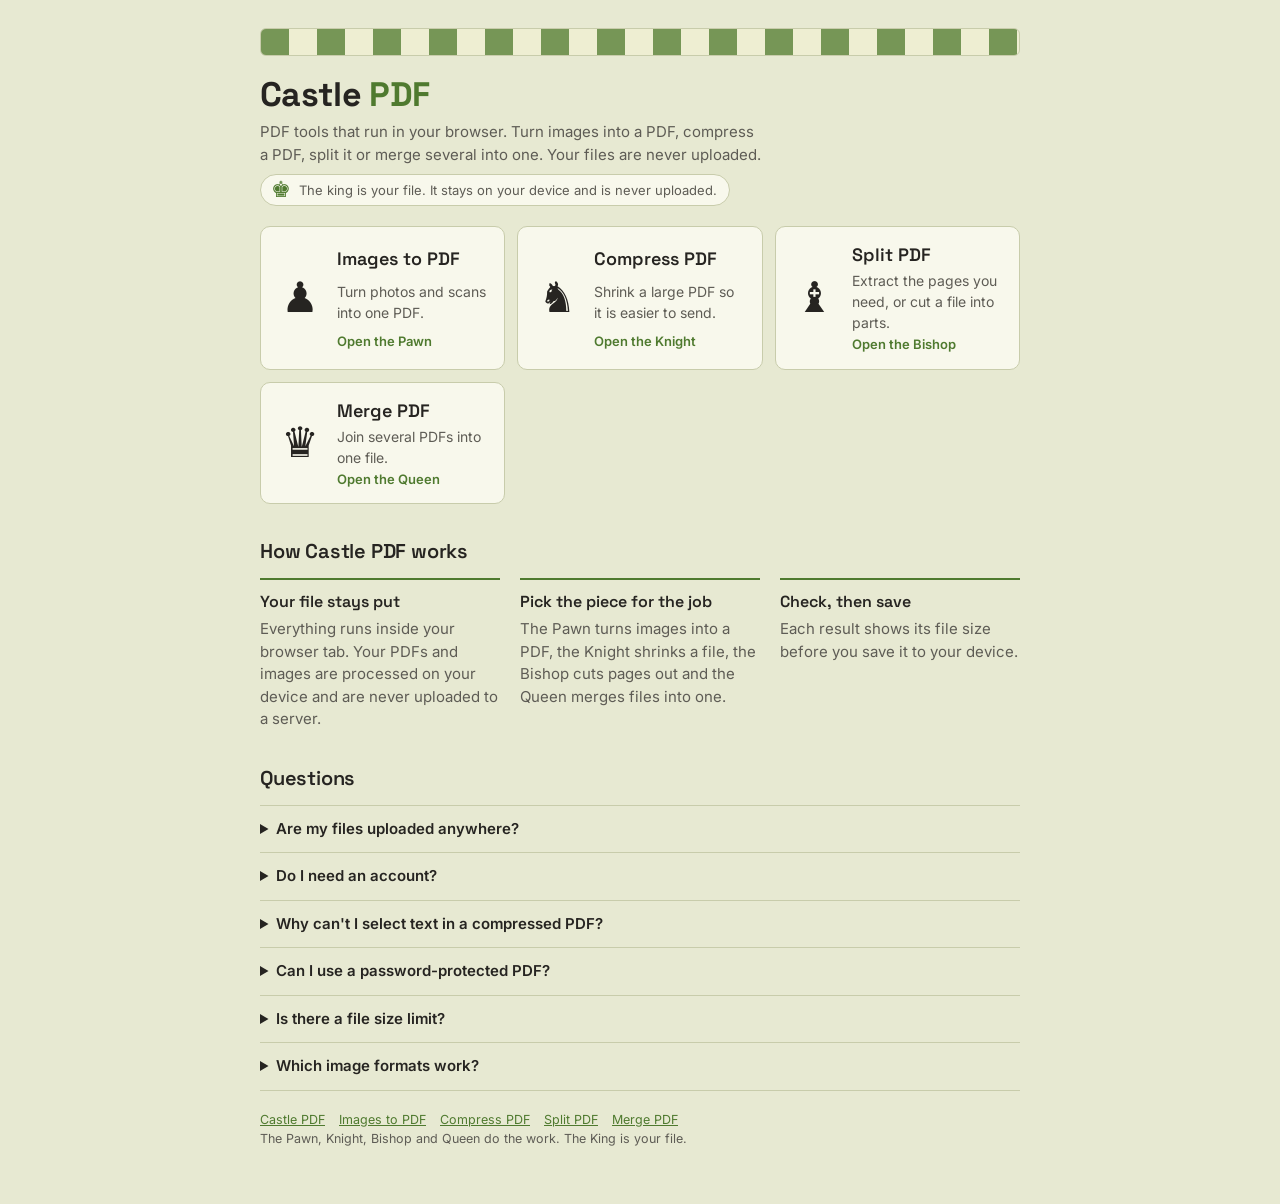
<file: index.html>
<!doctype html>
<html lang="en">
<head>
<meta charset="utf-8">
<meta name="viewport" content="width=device-width,initial-scale=1,viewport-fit=cover">
<title>Castle PDF: PDF Tools That Run in Your Browser</title>
<meta name="description" content="Compress, merge and split PDFs and turn images into PDF. Everything runs in your browser, so your files are never uploaded.">
<meta property="og:type" content="website">
<meta property="og:title" content="Castle PDF: PDF Tools That Run in Your Browser">
<meta property="og:description" content="Compress, merge and split PDFs and turn images into PDF. Everything runs in your browser, so your files are never uploaded.">
<meta name="twitter:card" content="summary">
<link rel="icon" href="favicon.svg" type="image/svg+xml">
<link rel="preconnect" href="https://fonts.googleapis.com">
<link rel="preconnect" href="https://fonts.gstatic.com" crossorigin>
<link rel="stylesheet" href="https://fonts.googleapis.com/css2?family=Inter:wght@400;500;600&family=JetBrains+Mono:wght@400;500&family=Space+Grotesk:wght@500;600;700&display=swap">
<link rel="stylesheet" href="style.css">
</head>
<body>
<div class="wrap">
<div class="rank" aria-hidden="true"></div>
<header class="mast">
<h1 class="brand">Castle <span>PDF</span></h1>
<p class="lede">PDF tools that run in your browser. Turn images into a PDF, compress a PDF, split it or merge several into one. Your files are never uploaded.</p>
<span class="private"><b class="king" aria-hidden="true">&#9818;&#xFE0E;</b>The king is your file. It stays on your device and is never uploaded.</span>
</header>
<nav class="cards" aria-label="PDF tools">
<a class="card" href="images-to-pdf.html"><span class="t-piece" aria-hidden="true">&#9823;&#xFE0E;</span><h2>Images to PDF</h2><p>Turn photos and scans into one PDF.</p><span class="go">Open the Pawn</span></a>
<a class="card" href="compress-pdf.html"><span class="t-piece" aria-hidden="true">&#9822;&#xFE0E;</span><h2>Compress PDF</h2><p>Shrink a large PDF so it is easier to send.</p><span class="go">Open the Knight</span></a>
<a class="card" href="split-pdf.html"><span class="t-piece" aria-hidden="true">&#9821;&#xFE0E;</span><h2>Split PDF</h2><p>Extract the pages you need, or cut a file into parts.</p><span class="go">Open the Bishop</span></a>
<a class="card" href="merge-pdf.html"><span class="t-piece" aria-hidden="true">&#9819;&#xFE0E;</span><h2>Merge PDF</h2><p>Join several PDFs into one file.</p><span class="go">Open the Queen</span></a>
</nav>
<section class="info">
<div>
<h2>How Castle PDF works</h2>
<div class="how">
<div><h3>Your file stays put</h3><p>Everything runs inside your browser tab. Your PDFs and images are processed on your device and are never uploaded to a server.</p></div>
<div><h3>Pick the piece for the job</h3><p>The Pawn turns images into a PDF, the Knight shrinks a file, the Bishop cuts pages out and the Queen merges files into one.</p></div>
<div><h3>Check, then save</h3><p>Each result shows its file size before you save it to your device.</p></div>
</div>
</div>
<div class="faq">
<h2>Questions</h2>
<details><summary>Are my files uploaded anywhere?</summary><p>No. Everything happens in your browser, so your files never leave your device. The page does load its PDF libraries and fonts from public content networks when it opens, but your documents are not part of that.</p></details>
<details><summary>Do I need an account?</summary><p>No. Open a tool, add your file and save the result.</p></details>
<details><summary>Why can't I select text in a compressed PDF?</summary><p>Compress redraws every page as an image to reduce its size, so the text becomes part of the picture. Merge and Split do not do this, and they keep text selectable.</p></details>
<details><summary>Can I use a password-protected PDF?</summary><p>Not yet. Remove the password in the app that created the file, then try again.</p></details>
<details><summary>Is there a file size limit?</summary><p>Castle PDF sets none. The limit is your device memory, so very large files take longer and may fail on a phone.</p></details>
<details><summary>Which image formats work?</summary><p>JPG, PNG, WebP and GIF. Phone photos are rotated the right way up, and transparent areas become white.</p></details>
</div>
</section>
<footer>
<p class="foot"><a href="index.html">Castle PDF</a> <a href="images-to-pdf.html">Images to PDF</a> <a href="compress-pdf.html">Compress PDF</a> <a href="split-pdf.html">Split PDF</a> <a href="merge-pdf.html">Merge PDF</a></p>
<p class="foot">The Pawn, Knight, Bishop and Queen do the work. The King is your file.</p>
</footer>
</div>
</body>
</html>
</file>
<file: style.css>
:root{color-scheme:light;padding-top:env(safe-area-inset-top,0px);padding-bottom:env(safe-area-inset-bottom,0px)}
body{margin:0}
img{max-width:100%}
[hidden]{display:none!important}

/* Layout: one centered column (760px). A chessboard rank band, masthead, four piece-tiles as tabs (Pawn, Knight, Bishop, Queen),
   then the active tool as one working card. The King is the privacy promise in the masthead. Palette is the online-board green and ivory. */
:root {
  --bg: #E7E9D2;
  --surface: #F8F8EC;
  --surface-2: #EFF0DC;
  --ink: #262421;
  --muted: #5E5C55;
  --line: #C8CCAB;
  --accent: #4F7A2F;
  --accent-ink: #FFFFFF;
  --accent-soft: #DCE8C6;
  --pdf: #B3261E;
  --good: #1B7F4B;
  --warn: #8A5A00;
  --sq-light: #EEEED2;
  --sq-dark: #769656;
  --tile: rgba(118, 150, 86, 0.12);
  --glyphs: 'Noto Sans Symbols 2', 'Segoe UI Symbol', 'Apple Symbols', 'DejaVu Sans', sans-serif;
  --font-display: 'Space Grotesk', system-ui, sans-serif;
  --font-body: 'Inter', system-ui, -apple-system, 'Segoe UI', sans-serif;
  --font-mono: 'JetBrains Mono', ui-monospace, 'SF Mono', Menlo, monospace;
}
@media (prefers-color-scheme: dark) {
  :root:not([data-theme="light"]) {
    --bg: #1F1E1C; --surface: #2B2926; --surface-2: #33312D; --ink: #EDEBE6; --muted: #A8A59C;
    --line: #45423C; --accent: #A3C95B; --accent-ink: #1C2608; --accent-soft: #3A4526;
    --pdf: #FF8A80; --good: #6FD9A0; --warn: #F2C26B;
    --sq-light: #3A3934; --sq-dark: #4C6B35; --tile: rgba(163, 201, 91, 0.07); color-scheme: dark;
  }
}
:root[data-theme="dark"] {
  --bg: #1F1E1C; --surface: #2B2926; --surface-2: #33312D; --ink: #EDEBE6; --muted: #A8A59C;
  --line: #45423C; --accent: #A3C95B; --accent-ink: #1C2608; --accent-soft: #3A4526;
  --pdf: #FF8A80; --good: #6FD9A0; --warn: #F2C26B;
  --sq-light: #3A3934; --sq-dark: #4C6B35; --tile: rgba(163, 201, 91, 0.07); color-scheme: dark;
}

* { box-sizing: border-box; }
body {
  background: var(--bg);
  color: var(--ink);
  font-family: var(--font-body);
  font-size: 15px;
  line-height: 1.5;
  padding-inline: max(16px, env(safe-area-inset-left, 0px)) max(16px, env(safe-area-inset-right, 0px));
  padding-block: 28px 56px;
}
.wrap { max-width: 760px; margin: 0 auto; display: flex; flex-direction: column; gap: 20px; }
.mono { font-family: var(--font-mono); font-variant-numeric: tabular-nums; }
.sr { position: absolute; width: 1px; height: 1px; overflow: hidden; clip: rect(0 0 0 0); white-space: nowrap; }

/* Masthead */
.mast { display: flex; flex-direction: column; gap: 8px; }
.brand { font-family: var(--font-display); font-weight: 700; font-size: 34px; letter-spacing: -0.02em; line-height: 1.1; margin: 0; }
.brand span { color: var(--accent); }
.lede { margin: 0; color: var(--muted); max-width: 56ch; }
.private { display: inline-flex; align-items: center; gap: 8px; align-self: flex-start; font-size: 13px; color: var(--muted);
  border: 1px solid var(--line); background: var(--surface); border-radius: 999px; padding: 4px 12px 4px 10px; }
.private .king { font-family: var(--glyphs); font-size: 22px; line-height: 1; color: var(--accent); }
.rank { height: 28px; border-radius: 6px; border: 1px solid var(--line);
  background-image: linear-gradient(90deg, var(--sq-dark) 50%, var(--sq-light) 50%); background-size: 56px 100%; }
.eyebrow { display: flex; align-items: center; gap: 8px; font-size: 12px; font-weight: 600; letter-spacing: .06em; text-transform: uppercase; color: var(--accent); margin-bottom: 2px; }
.eyebrow .glyph { font-family: var(--glyphs); font-size: 24px; line-height: 1; letter-spacing: 0; }

/* Tabs */
.tabs { display: grid; grid-template-columns: repeat(4, 1fr); gap: 8px; }
.tabs a {
  font: inherit; text-align: left; cursor: pointer; color: var(--ink);
  background: var(--surface); border: 1px solid var(--line); border-radius: 8px;
  padding: 8px 10px; display: grid; grid-template-columns: auto minmax(0, 1fr); column-gap: 8px; align-items: center; min-width: 0;
}
.tabs a:hover { border-color: var(--accent); }
.tabs a[aria-current="page"] { background: var(--accent); border-color: var(--accent); color: var(--accent-ink); }
.t-piece { grid-row: 1 / 3; font-family: var(--glyphs); font-size: 30px; line-height: 1; width: 32px; text-align: center; }
.t-name { font-family: var(--font-display); font-weight: 600; font-size: 15px; line-height: 1.2; }
.t-sub { font-size: 11.5px; letter-spacing: .06em; text-transform: uppercase; color: var(--muted); }
.tabs a[aria-current="page"] .t-sub { color: var(--accent-ink); opacity: .85; }
@media (max-width: 560px) { .tabs { grid-template-columns: repeat(2, 1fr); } }

/* Tool card */
.panel { background: var(--surface); border: 1px solid var(--line); border-radius: 12px; padding: 20px; display: flex; flex-direction: column; gap: 18px; min-width: 0; }
.panel h1, .panel h2 { font-family: var(--font-display); font-size: 22px; font-weight: 600; letter-spacing: -0.01em; margin: 0; text-wrap: balance; }
.panel .what { margin: 4px 0 0; color: var(--muted); }
.head { min-width: 0; }

.drop { border: 1.5px dashed var(--line); background-color: var(--surface-2); background-image: repeating-conic-gradient(var(--tile) 0 25%, transparent 0 50%); background-size: 28px 28px; border-radius: 10px; padding: 18px; display: flex; flex-wrap: wrap; align-items: center; justify-content: space-between; gap: 10px 16px; transition: border-color .15s, background .15s; }
.drop:hover, .drop.over, .drop:focus-within { border-color: var(--accent); background-color: var(--accent-soft); }
.drop-label { cursor: pointer; display: flex; flex-direction: column; gap: 2px; min-width: 0; }
.drop-label strong { font-weight: 600; }
.drop-label strong u { text-decoration-thickness: 2px; text-underline-offset: 3px; color: var(--accent); }
.hint { font-size: 13px; color: var(--muted); }

.files { list-style: none; margin: 0; padding: 0; display: flex; flex-direction: column; gap: 8px; }
.file { display: grid; grid-template-columns: 44px minmax(0, 1fr) auto; align-items: center; gap: 12px; border: 1px solid var(--line); border-radius: 8px; padding: 8px 10px; background: var(--surface); }
.thumb { width: 44px; height: 44px; border-radius: 6px; object-fit: cover; background: var(--surface-2); border: 1px solid var(--line); display: grid; place-items: center; }
.thumb.pdf { font-family: var(--font-mono); font-size: 11px; font-weight: 500; color: var(--pdf); border-color: var(--pdf); letter-spacing: .04em; }
.fname { font-weight: 500; overflow: hidden; text-overflow: ellipsis; white-space: nowrap; }
.fmeta { font-size: 12.5px; color: var(--muted); display: flex; gap: 8px; flex-wrap: wrap; align-items: center; }
.chip { font-size: 11px; font-weight: 500; letter-spacing: .04em; text-transform: uppercase; color: var(--accent); background: var(--accent-soft); border-radius: 4px; padding: 1px 6px; }
.fact { display: flex; gap: 4px; }
.icon-btn { font: inherit; width: 32px; height: 32px; border-radius: 6px; border: 1px solid var(--line); background: var(--surface); color: var(--ink); cursor: pointer; display: grid; place-items: center; line-height: 1; }
.icon-btn:hover:not(:disabled) { border-color: var(--accent); color: var(--accent); }
.icon-btn:disabled { opacity: .35; cursor: default; }

fieldset { border: 0; padding: 0; margin: 0; min-width: 0; }
legend { padding: 0; font-size: 12px; font-weight: 600; letter-spacing: .06em; text-transform: uppercase; color: var(--muted); margin-bottom: 8px; }
.choices { display: grid; grid-template-columns: repeat(auto-fit, minmax(160px, 1fr)); gap: 8px; }
.choice { display: flex; gap: 10px; align-items: flex-start; border: 1px solid var(--line); border-radius: 8px; padding: 10px 12px; cursor: pointer; background: var(--surface); }
.choice:has(input:checked) { border-color: var(--accent); background: var(--accent-soft); }
.choice input { margin: 4px 0 0; accent-color: var(--accent); }
.choice b { display: block; font-weight: 600; }
.choice i { display: block; font-style: normal; font-size: 12px; color: var(--muted); font-family: var(--font-mono); }
.row { display: flex; flex-wrap: wrap; gap: 12px 20px; align-items: flex-end; }
.field { display: flex; flex-direction: column; gap: 4px; min-width: 0; }
.field label { font-size: 13px; font-weight: 500; }
.field input[type="text"], .field input[type="number"], .field select {
  font: inherit; color: var(--ink); background: var(--surface); border: 1px solid var(--line); border-radius: 6px; padding: 8px 10px; min-width: 0; width: 100%; max-width: 280px;
}
.field input[type="text"] { font-family: var(--font-mono); }
.check { display: flex; gap: 8px; align-items: center; font-size: 14px; padding-bottom: 8px; }
.check input { accent-color: var(--accent); }
.note { font-size: 13px; color: var(--muted); margin: 0; max-width: 62ch; }

.actions { display: flex; flex-wrap: wrap; gap: 12px; align-items: center; }
.btn { font: inherit; font-weight: 600; border-radius: 8px; border: 1px solid var(--accent); background: var(--accent); color: var(--accent-ink); padding: 10px 18px; cursor: pointer; }
.btn:hover:not(:disabled) { filter: brightness(1.08); }
.btn:disabled { opacity: .45; cursor: default; }
.btn.ghost { background: transparent; color: var(--accent); }
.msg { font-size: 13.5px; color: var(--pdf); margin: 0; }
.msg:empty { display: none; }

.prog { display: flex; flex-direction: column; gap: 6px; }
.prog progress { width: 100%; height: 8px; accent-color: var(--accent); }
.prog-text { font-size: 13px; color: var(--muted); }

.result { border: 1px solid var(--accent); border-radius: 10px; padding: 16px; display: flex; flex-direction: column; gap: 12px; background: var(--surface-2); }
.res-head { display: flex; flex-wrap: wrap; gap: 8px 12px; align-items: center; }
.res-name { font-size: 13.5px; overflow-wrap: anywhere; }
.res-line { margin: 0; font-size: 14px; }
.res-line strong { font-weight: 600; }
.verdict-good { color: var(--good); }
.verdict-warn { color: var(--warn); }
.cmp { display: grid; grid-template-columns: 64px minmax(0, 1fr) 76px; gap: 6px 10px; align-items: center; font-size: 12.5px; color: var(--muted); }
.cmp .track { height: 10px; border-radius: 3px; background: var(--line); overflow: hidden; }
.cmp .fill { height: 100%; background: var(--muted); }
.cmp .fill.new { background: var(--accent); }
.cmp .val { text-align: right; color: var(--ink); }
.save-status { font-size: 13px; color: var(--muted); }

.info { display: flex; flex-direction: column; gap: 32px; padding-top: 12px; }
.info h2 { font-family: var(--font-display); font-size: 20px; font-weight: 600; letter-spacing: -0.01em; margin: 0 0 12px; text-wrap: balance; }
.how { display: grid; grid-template-columns: repeat(auto-fit, minmax(200px, 1fr)); gap: 20px; }
.how > div { border-top: 2px solid var(--accent); padding-top: 10px; min-width: 0; }
.how h3 { font-family: var(--font-display); font-size: 16px; font-weight: 600; margin: 0 0 4px; }
.how p, .faq p { margin: 0; color: var(--muted); }
.faq details { border-bottom: 1px solid var(--line); padding: 12px 0; }
.faq details:first-of-type { border-top: 1px solid var(--line); }
.faq summary { cursor: pointer; font-weight: 600; }
.faq details p { margin-top: 8px; max-width: 62ch; }
.foot { font-size: 12.5px; color: var(--muted); }
.lib-error { border: 1px solid var(--pdf); color: var(--pdf); border-radius: 8px; padding: 10px 12px; font-size: 14px; }

:focus-visible { outline: 2px solid var(--accent); outline-offset: 2px; }
.drop:focus-within { outline: 2px solid var(--accent); outline-offset: 2px; }
@media (max-width: 480px) { .panel { padding: 16px; } .brand { font-size: 30px; } }
@media (prefers-reduced-motion: reduce) { * { transition: none !important; } }

.tabs a { text-decoration: none; }
.brandlink { text-decoration: none; color: inherit; align-self: flex-start; }
.brand.sm { font-size: 26px; display: inline-block; }
.cards { display: grid; grid-template-columns: repeat(auto-fit, minmax(230px, 1fr)); gap: 12px; }
.card { display: grid; grid-template-columns: auto minmax(0, 1fr); column-gap: 14px; row-gap: 2px; align-items: center; text-decoration: none; color: var(--ink);
  background: var(--surface); border: 1px solid var(--line); border-radius: 10px; padding: 14px 16px; }
.card:hover { border-color: var(--accent); }
.card .t-piece { grid-row: 1 / 4; font-size: 42px; width: 46px; }
.card h2 { margin: 0; font-family: var(--font-display); font-size: 18px; font-weight: 600; }
.card p { margin: 0; color: var(--muted); font-size: 14px; }
.card .go { color: var(--accent); font-weight: 600; font-size: 13px; }
.steps { margin: 0; padding-left: 22px; display: flex; flex-direction: column; gap: 8px; max-width: 62ch; }
.related { display: flex; flex-wrap: wrap; gap: 8px 20px; }
.related a, .foot a { color: var(--accent); }
.foot { display: flex; flex-wrap: wrap; gap: 4px 14px; margin: 0; }
</file>
